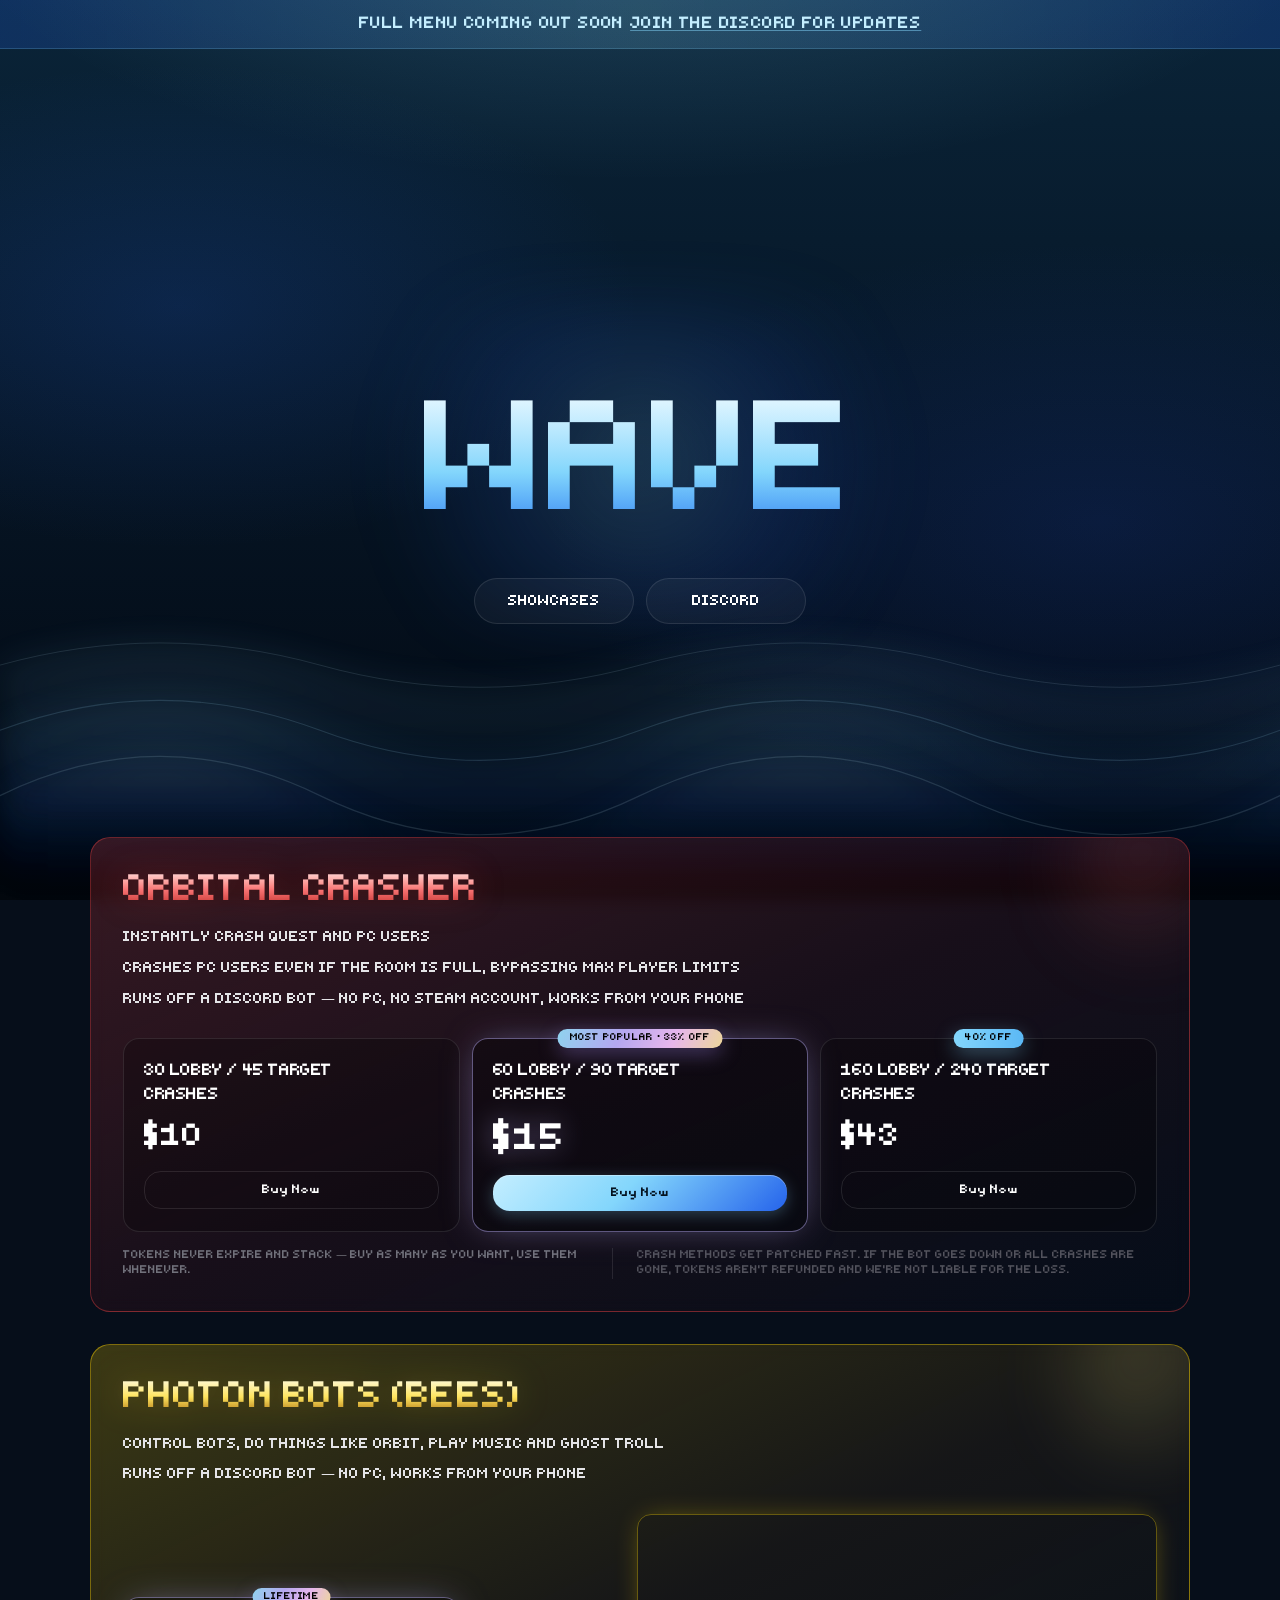
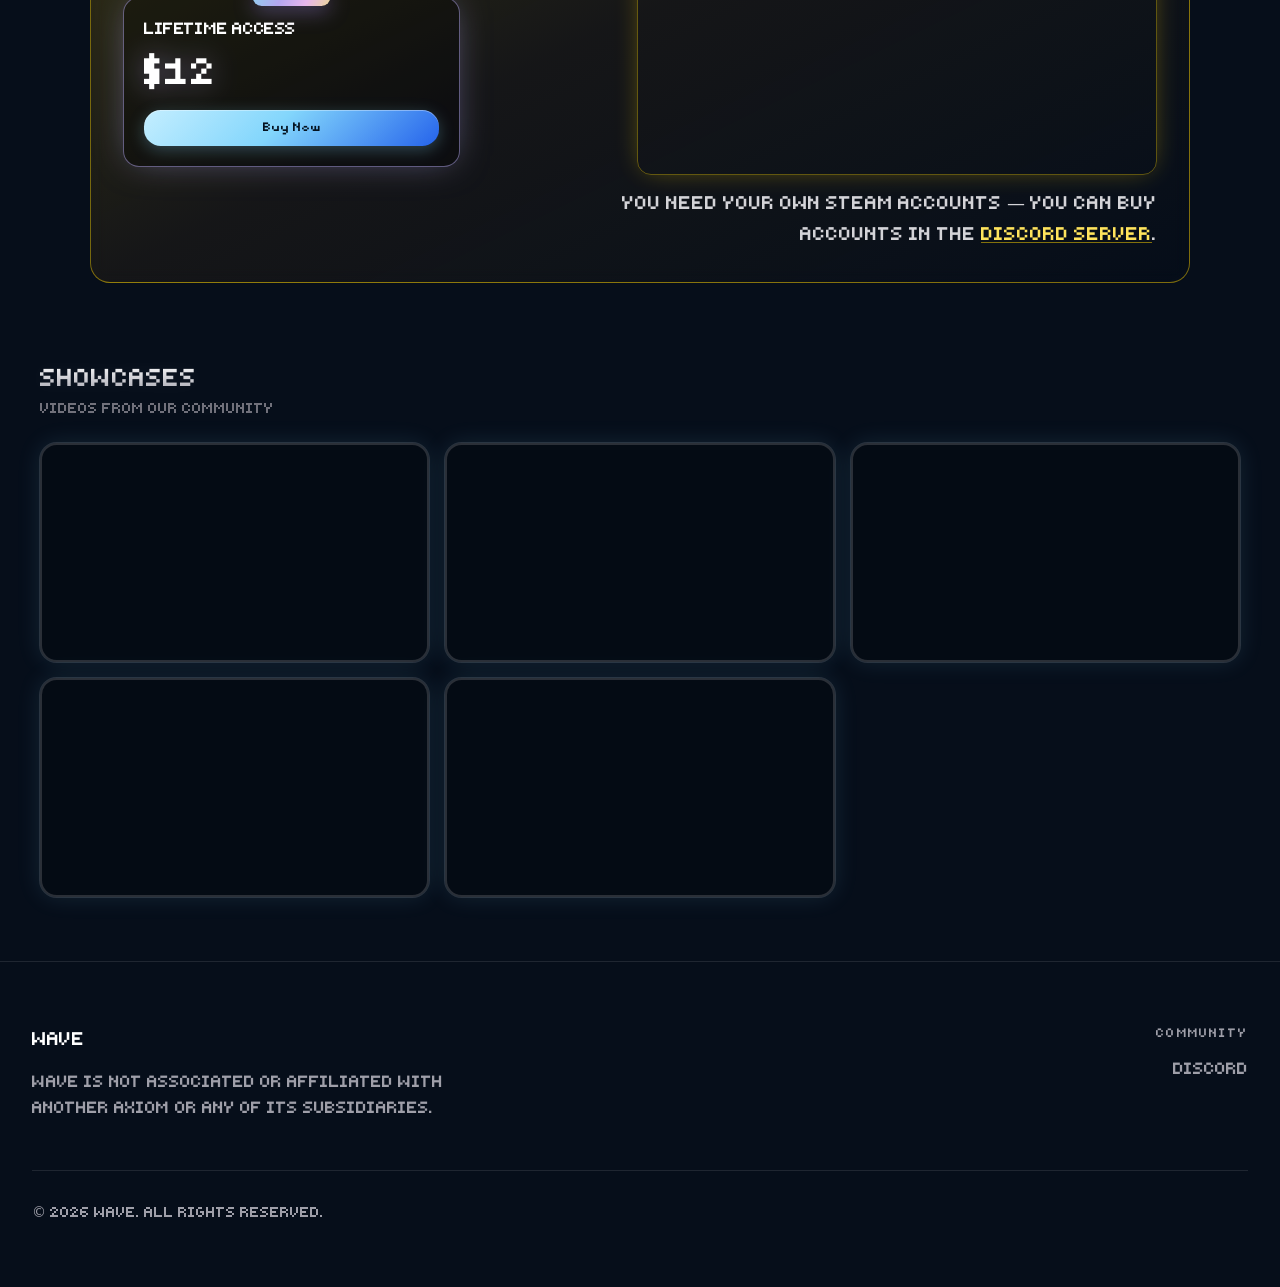
<file: index.html>
<!doctype html>
<html lang="en" class="h-full antialiased">
<head>
  <meta charset="utf-8" />
  <meta name="viewport" content="width=device-width, initial-scale=1" />
  <title>Wave - Best Gorilla Tag Exploits</title>
  <meta name="description" content="Wave — Gorilla Tag Mods, Crashes, Op Exploits" />
  <link rel="icon" href="favicon.ico" />
  <link rel="preload" href="assets/fonts/gorilla-tag-font.woff2" as="font" type="font/woff2" crossorigin="anonymous" />
  <link rel="stylesheet" href="css/site.css" />

  <!-- sell.app checkout modal -->
  <script src="https://cdn.sell.app/embed/script.js" type="module"></script>
  <link href="https://cdn.sell.app/embed/style.css" rel="stylesheet" />
</head>
<body class="site-body flex min-h-full flex-col bg-[#060e1a] text-white">

  <!-- wave field: three drifting swells + abyss gradient below the fold -->
  <div class="wave-bg-gradient" aria-hidden="true"></div>
  <div class="wave-field" aria-hidden="true">
    <svg width="0" height="0" style="position:absolute;overflow:hidden">
      <defs>
        <linearGradient id="wave-fill-far" x1="0" y1="0" x2="0" y2="1">
          <stop offset="0%" stop-color="#8FD2F5" stop-opacity="0.13" />
          <stop offset="55%" stop-color="#2E6EA8" stop-opacity="0.07" />
          <stop offset="100%" stop-color="#04101d" stop-opacity="0" />
        </linearGradient>
        <linearGradient id="wave-fill-mid" x1="0" y1="0" x2="0" y2="1">
          <stop offset="0%" stop-color="#83D6FC" stop-opacity="0.14" />
          <stop offset="50%" stop-color="#2563EB" stop-opacity="0.09" />
          <stop offset="100%" stop-color="#02070d" stop-opacity="0" />
        </linearGradient>
        <linearGradient id="wave-fill-near" x1="0" y1="0" x2="0" y2="1">
          <stop offset="0%" stop-color="#C4EEFF" stop-opacity="0.12" />
          <stop offset="45%" stop-color="#1D4ED8" stop-opacity="0.08" />
          <stop offset="100%" stop-color="#01060b" stop-opacity="0" />
        </linearGradient>
      </defs>
    </svg>

    <div class="wave-band" style="--wave-dur:170s;--wave-delay:-21.25s;opacity:.8;height:clamp(340px,58vh,680px)">
      <svg viewBox="0 0 2880 600" preserveAspectRatio="none" width="100%" height="100%">
        <path class="wave-fill" d="M0 330 c 120 -34 240 -34 360 0 c 120 34 240 34 360 0 c 120 -34 240 -34 360 0 c 120 34 240 34 360 0 c 120 -34 240 -34 360 0 c 120 34 240 34 360 0 c 120 -34 240 -34 360 0 c 120 34 240 34 360 0 L 2880 600 L 0 600 Z" fill="url(#wave-fill-far)" />
        <path class="wave-crest" d="M0 330 c 120 -34 240 -34 360 0 c 120 34 240 34 360 0 c 120 -34 240 -34 360 0 c 120 34 240 34 360 0 c 120 -34 240 -34 360 0 c 120 34 240 34 360 0 c 120 -34 240 -34 360 0 c 120 34 240 34 360 0" fill="none" stroke="#C4EEFF" stroke-opacity="0.16" stroke-width="1.1" stroke-linecap="round" />
      </svg>
    </div>

    <div class="wave-band wave-band--reverse" style="--wave-dur:125s;--wave-delay:-54.6875s;opacity:.85;height:clamp(340px,58vh,680px)">
      <svg viewBox="0 0 2880 600" preserveAspectRatio="none" width="100%" height="100%">
        <path class="wave-fill" d="M0 405 c 120 -46 240 -46 360 0 c 120 46 240 46 360 0 c 120 -46 240 -46 360 0 c 120 46 240 46 360 0 c 120 -46 240 -46 360 0 c 120 46 240 46 360 0 c 120 -46 240 -46 360 0 c 120 46 240 46 360 0 L 2880 600 L 0 600 Z" fill="url(#wave-fill-mid)" />
        <path class="wave-crest" d="M0 405 c 120 -46 240 -46 360 0 c 120 46 240 46 360 0 c 120 -46 240 -46 360 0 c 120 46 240 46 360 0 c 120 -46 240 -46 360 0 c 120 46 240 46 360 0 c 120 -46 240 -46 360 0 c 120 46 240 46 360 0" fill="none" stroke="#A8E2FF" stroke-opacity="0.18" stroke-width="1.25" stroke-linecap="round" />
      </svg>
    </div>

    <div class="wave-band" style="--wave-dur:95s;--wave-delay:-71.25s;opacity:.85;height:clamp(340px,58vh,680px)">
      <svg viewBox="0 0 2880 600" preserveAspectRatio="none" width="100%" height="100%">
        <path class="wave-fill" d="M0 480 c 120 -60 240 -60 360 0 c 120 60 240 60 360 0 c 120 -60 240 -60 360 0 c 120 60 240 60 360 0 c 120 -60 240 -60 360 0 c 120 60 240 60 360 0 c 120 -60 240 -60 360 0 c 120 60 240 60 360 0 L 2880 600 L 0 600 Z" fill="url(#wave-fill-near)" />
        <path class="wave-crest" d="M0 480 c 120 -60 240 -60 360 0 c 120 60 240 60 360 0 c 120 -60 240 -60 360 0 c 120 60 240 60 360 0 c 120 -60 240 -60 360 0 c 120 60 240 60 360 0 c 120 -60 240 -60 360 0 c 120 60 240 60 360 0" fill="none" stroke="#C4EEFF" stroke-opacity="0.16" stroke-width="1.4" stroke-linecap="round" />
      </svg>
    </div>
  </div>
  <div class="wave-deep" aria-hidden="true"></div>

  <!-- top banner — announcement + discord -->
  <a href="https://discord.gg/JmX66dGjEC" target="_blank" rel="noopener noreferrer" class="relative z-10 flex w-full items-center justify-center border-b border-[#83D6FC]/20 bg-[linear-gradient(90deg,rgba(37,99,235,0.22),rgba(131,214,252,0.16),rgba(37,99,235,0.22))] px-4 py-3 text-center text-base font-semibold tracking-wide text-[#C4EEFF] transition-colors hover:text-white">
    Full menu coming out soon <span style="width:.4em;display:inline-block"></span><span class="underline decoration-[#83D6FC]/50 underline-offset-2">join the discord for updates</span>
  </a>

  <a href="#main" class="sr-only focus:not-sr-only focus:fixed focus:left-3 focus:top-3 focus:z-[60] focus:rounded-lg focus:bg-[#83D6FC] focus:px-4 focus:py-2 focus:font-semibold focus:text-black">Skip to main content</a>

  <main id="main" class="flex flex-1 flex-col">

    <!-- HERO -->
    <section class="relative flex min-h-[92vh] items-center px-4 sm:px-6 lg:px-8 pt-16 pb-16 overflow-hidden">
      <div class="absolute inset-0 -z-10 bg-gradient-to-b from-transparent via-transparent to-transparent"></div>
      <div class="hero-halo absolute -top-24 left-1/2 -translate-x-1/2 h-[600px] w-[900px] -z-10 bg-gradient-to-r from-[#83D6FC]/12 via-[#3B82F6]/10 to-[#1E40AF]/10 blur-[80px] rounded-full pointer-events-none"></div>

      <div class="mx-auto w-full max-w-[1200px]">
        <div class="relative mx-auto flex w-full max-w-[680px] flex-col items-center text-center">
          <div class="wave-hero-glow" aria-hidden="true"></div>

          <div class="relative w-full">
            <div class="relative min-h-[72px] md:min-h-[84px] overflow-visible">
              <div class="relative min-h-[72px] md:min-h-[84px] overflow-hidden flex items-center justify-center">
                <p class="flip-line" style="--flip-delay:0s">Gamebreaking? That's,</p>
                <p class="flip-line" style="--flip-delay:2.1667s">Drop their game before they drop a gg.</p>
                <p class="flip-line" style="--flip-delay:4.3333s">Streamers hate to see,</p>
                <p class="flip-line" style="--flip-delay:6.5s">Exploit patched? There's 5 more where that came from.</p>
                <p class="flip-line" style="--flip-delay:8.6667s">PBBV is real, they use,</p>
                <p class="flip-line" style="--flip-delay:10.8333s">Losing an argument? Crash them.</p>
              </div>
            </div>
          </div>

          <h1 aria-label="Wave" class="relative mt-1 flex w-full items-start justify-center text-[clamp(84px,13vw,152px)] font-extrabold leading-none tracking-[-0.04em] [text-shadow:none]">
            <span aria-hidden="true" class="wave-letter bg-gradient-to-b from-[#EAF9FF] via-[#83D6FC] to-[#2563EB] bg-clip-text pb-[0.08em] text-transparent" style="animation-delay:0s">W</span>
            <span aria-hidden="true" class="wave-letter bg-gradient-to-b from-[#EAF9FF] via-[#83D6FC] to-[#2563EB] bg-clip-text pb-[0.08em] text-transparent" style="animation-delay:0.4s">A</span>
            <span aria-hidden="true" class="wave-letter bg-gradient-to-b from-[#EAF9FF] via-[#83D6FC] to-[#2563EB] bg-clip-text pb-[0.08em] text-transparent" style="animation-delay:0.8s">V</span>
            <span aria-hidden="true" class="wave-letter bg-gradient-to-b from-[#EAF9FF] via-[#83D6FC] to-[#2563EB] bg-clip-text pb-[0.08em] text-transparent" style="animation-delay:1.2s">E</span>
          </h1>

          <div class="relative mt-6 flex flex-wrap items-center justify-center gap-3">
            <a href="#showcases" class="inline-flex w-[160px] items-center justify-center rounded-full border border-white/10 bg-white/[0.04] px-7 py-3 text-sm font-semibold text-white transition-colors hover:border-white/15 hover:bg-white/[0.08]">Showcases</a>
            <a href="https://discord.gg/JmX66dGjEC" target="_blank" rel="noopener noreferrer" class="inline-flex w-[160px] items-center justify-center rounded-full border border-white/10 bg-white/[0.04] px-7 py-3 text-sm font-semibold text-white transition-colors hover:border-white/15 hover:bg-white/[0.08]">Discord</a>
          </div>
        </div>
      </div>
    </section>

    <!-- CRASHER / ORBITAL CRASHER — tokens -->
    <section id="crasher" class="relative px-4 sm:px-6 lg:px-8 -mt-10 pb-4">
      <div class="mx-auto w-full max-w-[1100px]">
        <div class="relative overflow-hidden rounded-[20px] border border-[#EF4444]/40 bg-gradient-to-br from-[#EF4444]/22 via-[#B91C1C]/10 to-transparent backdrop-blur p-8">
          <div class="absolute -top-12 -right-12 h-40 w-40 bg-gradient-to-br from-[#F87171]/25 to-transparent blur-2xl rounded-full pointer-events-none"></div>

          <div class="relative">
            <h2 class="text-3xl md:text-4xl font-extrabold tracking-tight bg-gradient-to-b from-[#FEE2E2] via-[#F87171] to-[#B91C1C] bg-clip-text text-transparent drop-shadow-[0_0_16px_rgba(239,68,68,0.25)]">Orbital Crasher</h2>

            <ul class="mt-4 grid gap-2">
              <li class="text-sm leading-relaxed text-zinc-200">Instantly crash quest and PC users</li>
              <li class="text-sm leading-relaxed text-zinc-200">Crashes PC users even if the room is full, bypassing max player limits</li>
              <li class="text-sm leading-relaxed text-zinc-200">Runs off a Discord bot — no PC, no Steam account, works from your phone</li>
            </ul>

            <div class="mt-7 grid grid-cols-1 gap-3 sm:grid-cols-3">

              <article class="rounded-2xl border border-white/10 bg-black/25 p-5 flex flex-col">
                <div class="text-base font-extrabold tracking-tight text-white">30 Lobby / 45 Target<br>crashes</div>
                <div class="mt-3 flex items-baseline gap-1">
                  <span class="text-3xl font-extrabold text-white">$10</span>
                </div>
                <button type="button" data-sell-store="55426" data-sell-product="393732" data-sell-theme="" data-sell-darkmode="true" class="mt-4 inline-flex w-full cursor-pointer justify-center rounded-xl border border-white/10 py-2.5 text-xs font-bold text-white hover:bg-white/10">Buy Now</button>
              </article>

              <article class="relative rounded-2xl border border-[#B4A7F0]/50 bg-black/30 p-5 flex flex-col shadow-[0_0_36px_-10px_rgba(180,167,240,0.55)]">
                <div class="absolute -top-2.5 left-1/2 -translate-x-1/2 whitespace-nowrap rounded-full bg-[linear-gradient(115deg,#8FD3EE_0%,#B4A7F0_38%,#E7B6EC_70%,#ECD69A_100%)] px-3 py-0.5 text-[0.6rem] font-extrabold uppercase tracking-wide text-black shadow-[0_6px_20px_rgba(167,139,250,0.35)]">Most popular · 33% off</div>
                <div class="text-base font-extrabold tracking-tight text-white">60 lobby / 90 target<br>crashes</div>
                <div class="mt-3 flex items-baseline gap-1">
                  <span class="text-4xl font-extrabold text-white drop-shadow-[0_0_14px_rgba(180,167,240,0.45)]">$15</span>
                </div>
                <button type="button" data-sell-store="55426" data-sell-product="393736" data-sell-theme="" data-sell-darkmode="true" class="btn-primary mt-4 inline-flex w-full cursor-pointer justify-center rounded-xl py-2.5 text-xs font-bold">Buy Now</button>
              </article>

              <article class="relative rounded-2xl border border-white/10 bg-black/25 p-5 flex flex-col">
                <div class="absolute -top-2.5 left-1/2 -translate-x-1/2 whitespace-nowrap rounded-full bg-gradient-to-r from-[#83D6FC] to-[#5BB8F5] px-3 py-0.5 text-[0.6rem] font-extrabold uppercase tracking-wide text-black shadow-[0_6px_20px_rgba(131,214,252,0.35)]">40% off</div>
                <div class="text-base font-extrabold tracking-tight text-white">160 lobby / 240 target<br>crashes</div>
                <div class="mt-3 flex items-baseline gap-1">
                  <span class="text-3xl font-extrabold text-white">$43</span>
                </div>
                <button type="button" data-sell-store="55426" data-sell-product="393737" data-sell-theme="" data-sell-darkmode="true" class="mt-4 inline-flex w-full cursor-pointer justify-center rounded-xl border border-white/10 py-2.5 text-xs font-bold text-white hover:bg-white/10">Buy Now</button>
              </article>

            </div>

            <div class="mt-4 flex flex-col gap-2 sm:flex-row sm:items-start sm:gap-6">
              <p class="text-[11px] leading-snug text-zinc-500 sm:max-w-[45%]">Tokens never expire and stack — buy as many as you want, use them whenever.</p>
              <p class="text-[11px] leading-snug text-zinc-600 sm:flex-1 sm:border-l sm:border-white/10 sm:pl-6">Crash methods get patched fast. If the bot goes down or all crashes are gone, tokens aren't refunded and we're not liable for the loss.</p>
            </div>
          </div>
        </div>
      </div>
    </section>

    <!-- PHOTON BOTS (BEES) — .photon-* rules live in styles.src.css / css/site.css -->
    <section id="photon" class="relative px-4 sm:px-6 lg:px-8 mt-4 pb-4">
      <div class="mx-auto w-full max-w-[1100px]">
        <div class="photon-panel relative overflow-hidden rounded-[20px] border backdrop-blur p-8">
          <div class="photon-blob absolute -top-12 -right-12 h-40 w-40 blur-2xl rounded-full pointer-events-none"></div>

          <div class="relative">
            <h2 class="photon-title text-3xl md:text-4xl font-extrabold tracking-tight bg-clip-text text-transparent">PHOTON BOTS (BEES)</h2>

            <ul class="mt-4 grid gap-2">
              <li class="text-sm leading-relaxed text-zinc-200">Control bots, do things like orbit, play music and ghost troll</li>
              <li class="text-sm leading-relaxed text-zinc-200">Runs off a Discord bot — no PC, works from your phone</li>
            </ul>

            <div class="photon-buy">
              <article class="photon-card relative rounded-2xl border border-[#B4A7F0]/50 bg-black/30 p-5 flex flex-col shadow-[0_0_36px_-10px_rgba(180,167,240,0.55)]">
                <div class="absolute -top-2.5 left-1/2 -translate-x-1/2 whitespace-nowrap rounded-full bg-[linear-gradient(115deg,#8FD3EE_0%,#B4A7F0_38%,#E7B6EC_70%,#ECD69A_100%)] px-3 py-0.5 text-[0.6rem] font-extrabold uppercase tracking-wide text-black shadow-[0_6px_20px_rgba(167,139,250,0.35)]">Lifetime</div>
                <div class="text-base font-extrabold tracking-tight text-white">Lifetime access</div>
                <div class="mt-3 flex items-baseline gap-1">
                  <span class="text-4xl font-extrabold text-white drop-shadow-[0_0_14px_rgba(180,167,240,0.45)]">$12</span>
                </div>
                <button type="button" data-sell-store="55426" data-sell-product="394276" data-sell-theme="" data-sell-darkmode="true" class="btn-primary mt-4 inline-flex w-full cursor-pointer justify-center rounded-xl py-2.5 text-xs font-bold">Buy Now</button>
              </article>

              <div class="photon-note">
                <video src="assets/bees.mp4" class="photon-video" autoplay loop muted playsinline></video>
                <p class="photon-steam">You need your own Steam accounts — you can buy accounts in the <a href="https://discord.gg/JmX66dGjEC" target="_blank" rel="noopener noreferrer">Discord server</a>.</p>
              </div>
            </div>
          </div>
        </div>
      </div>
    </section>

    <!-- SHOWCASES -->
    <section id="showcases" class="px-4 sm:px-6 lg:px-8 py-16">
      <div class="mx-auto max-w-[1200px]">
        <h2 class="text-2xl font-bold bg-gradient-to-b from-white to-zinc-400 bg-clip-text text-transparent drop-shadow-[0_0_8px_rgba(255,255,255,0.06)]">Showcases</h2>
        <p class="text-sm text-zinc-500 mt-1 drop-shadow-[0_0_6px_rgba(255,255,255,0.04)]">Videos from our community</p>
        <div class="mt-6 grid grid-cols-1 sm:grid-cols-2 lg:grid-cols-3 gap-4">
          <div class="rounded-xl overflow-hidden border-2 border-white/15 bg-black/20 shadow-[0_0_0_1px_rgba(255,255,255,0.08),0_0_24px_rgba(131,214,252,0.12)] hover:shadow-[0_0_32px_rgba(131,214,252,0.2)] hover:border-[#83D6FC]/30 ring-1 ring-white/5 hover:ring-[#83D6FC]/20 transition-all duration-300 aspect-video">
            <iframe src="https://www.youtube.com/embed/Ay_9vXqhSCs" title="YouTube video" allow="accelerometer; autoplay; clipboard-write; encrypted-media; gyroscope; picture-in-picture" allowfullscreen class="h-full w-full"></iframe>
          </div>
          <div class="rounded-xl overflow-hidden border-2 border-white/15 bg-black/20 shadow-[0_0_0_1px_rgba(255,255,255,0.08),0_0_24px_rgba(131,214,252,0.12)] hover:shadow-[0_0_32px_rgba(131,214,252,0.2)] hover:border-[#83D6FC]/30 ring-1 ring-white/5 hover:ring-[#83D6FC]/20 transition-all duration-300 aspect-video">
            <iframe src="https://www.youtube.com/embed/CxMOEikogbY" title="YouTube video" allow="accelerometer; autoplay; clipboard-write; encrypted-media; gyroscope; picture-in-picture" allowfullscreen class="h-full w-full"></iframe>
          </div>
          <div class="rounded-xl overflow-hidden border-2 border-white/15 bg-black/20 shadow-[0_0_0_1px_rgba(255,255,255,0.08),0_0_24px_rgba(131,214,252,0.12)] hover:shadow-[0_0_32px_rgba(131,214,252,0.2)] hover:border-[#83D6FC]/30 ring-1 ring-white/5 hover:ring-[#83D6FC]/20 transition-all duration-300 aspect-video">
            <iframe src="https://www.youtube.com/embed/1U1cqi4F6rM" title="YouTube video" allow="accelerometer; autoplay; clipboard-write; encrypted-media; gyroscope; picture-in-picture" allowfullscreen class="h-full w-full"></iframe>
          </div>
          <div class="rounded-xl overflow-hidden border-2 border-white/15 bg-black/20 shadow-[0_0_0_1px_rgba(255,255,255,0.08),0_0_24px_rgba(131,214,252,0.12)] hover:shadow-[0_0_32px_rgba(131,214,252,0.2)] hover:border-[#83D6FC]/30 ring-1 ring-white/5 hover:ring-[#83D6FC]/20 transition-all duration-300 aspect-video">
            <iframe src="https://www.youtube.com/embed/R5l1-uVTxvc" title="YouTube video" allow="accelerometer; autoplay; clipboard-write; encrypted-media; gyroscope; picture-in-picture" allowfullscreen class="h-full w-full"></iframe>
          </div>
          <div class="rounded-xl overflow-hidden border-2 border-white/15 bg-black/20 shadow-[0_0_0_1px_rgba(255,255,255,0.08),0_0_24px_rgba(131,214,252,0.12)] hover:shadow-[0_0_32px_rgba(131,214,252,0.2)] hover:border-[#83D6FC]/30 ring-1 ring-white/5 hover:ring-[#83D6FC]/20 transition-all duration-300 aspect-video">
            <iframe src="https://www.youtube.com/embed/nbYcvykm1fQ" title="YouTube video" allow="accelerometer; autoplay; clipboard-write; encrypted-media; gyroscope; picture-in-picture" allowfullscreen class="h-full w-full"></iframe>
          </div>
        </div>
      </div>
    </section>
  </main>

  <footer class="relative z-10 border-t border-white/10 bg-[#060e1a] px-8 py-16">
    <div class="mx-auto max-w-[1400px]">
      <div class="mb-12 flex flex-col justify-between gap-8 md:flex-row">
        <div>
          <span class="flex items-center gap-1.5 text-lg font-bold text-white"><span class="tracking-tight">Wave</span></span>
          <p class="mt-4 max-w-md leading-relaxed text-zinc-400">Wave is not associated or affiliated with Another Axiom or any of its subsidiaries.</p>
        </div>
        <div class="md:text-right">
          <h4 class="mb-4 text-xs font-semibold uppercase tracking-widest text-zinc-400">Community</h4>
          <a href="https://discord.gg/JmX66dGjEC" target="_blank" rel="noopener noreferrer" class="text-zinc-400 hover:text-white">Discord</a>
        </div>
      </div>
      <div class="flex flex-col items-center justify-between gap-4 border-t border-white/10 pt-8 text-sm text-zinc-400 md:flex-row">
        <p>© 2026 Wave. All rights reserved.</p>
      </div>
    </div>
  </footer>

  <script src="js/site.js" defer></script>
</body>
</html>
</file>
<file: css/site.css>
/*! tailwindcss v4.3.3 | MIT License | https://tailwindcss.com */
@layer properties;
@layer theme, base, components, utilities;
@layer theme {
  :root, :host {
    --color-zinc-200: oklch(92% 0.004 286.32);
    --color-zinc-400: oklch(70.5% 0.015 286.067);
    --color-zinc-500: oklch(55.2% 0.016 285.938);
    --color-zinc-600: oklch(44.2% 0.017 285.786);
    --color-black: #000;
    --color-white: #fff;
    --spacing: 0.25rem;
    --container-md: 28rem;
    --text-xs: 0.75rem;
    --text-xs--line-height: calc(1 / 0.75);
    --text-sm: 0.875rem;
    --text-sm--line-height: calc(1.25 / 0.875);
    --text-base: 1rem;
    --text-base--line-height: calc(1.5 / 1);
    --text-lg: 1.125rem;
    --text-lg--line-height: calc(1.75 / 1.125);
    --text-2xl: 1.5rem;
    --text-2xl--line-height: calc(2 / 1.5);
    --text-3xl: 1.875rem;
    --text-3xl--line-height: calc(2.25 / 1.875);
    --text-4xl: 2.25rem;
    --text-4xl--line-height: calc(2.5 / 2.25);
    --font-weight-semibold: 600;
    --font-weight-bold: 700;
    --font-weight-extrabold: 800;
    --tracking-tight: -0.025em;
    --tracking-wide: 0.025em;
    --tracking-widest: 0.1em;
    --leading-snug: 1.375;
    --leading-relaxed: 1.625;
    --radius-2xl: 1rem;
    --blur-2xl: 40px;
    --aspect-video: 16 / 9;
    --default-transition-duration: 150ms;
    --default-transition-timing-function: cubic-bezier(0.4, 0, 0.2, 1);
    --default-font-family: var(--base-font-sans);
    --default-mono-font-family: ui-monospace, "Cascadia Mono", "Segoe UI Mono", Menlo, monospace;
  }
}
@layer base {
  *, ::after, ::before, ::backdrop, ::file-selector-button {
    box-sizing: border-box;
    margin: 0;
    padding: 0;
    border: 0 solid;
  }
  html, :host {
    line-height: 1.5;
    -webkit-text-size-adjust: 100%;
    tab-size: 4;
    font-family: var(--default-font-family, -apple-system, BlinkMacSystemFont, "Segoe UI", Roboto, "Helvetica Neue", "Noto Sans", Arial, sans-serif, "Apple Color Emoji", "Segoe UI Emoji", "Segoe UI Symbol", "Noto Color Emoji");
    font-feature-settings: var(--default-font-feature-settings, normal);
    font-variation-settings: var(--default-font-variation-settings, normal);
    -webkit-tap-highlight-color: transparent;
  }
  hr {
    height: 0;
    color: inherit;
    border-top-width: 1px;
  }
  abbr:where([title]) {
    -webkit-text-decoration: underline dotted;
    text-decoration: underline dotted;
  }
  h1, h2, h3, h4, h5, h6 {
    font-size: inherit;
    font-weight: inherit;
  }
  a {
    color: inherit;
    -webkit-text-decoration: inherit;
    text-decoration: inherit;
  }
  b, strong {
    font-weight: bolder;
  }
  code, kbd, samp, pre {
    font-family: var(--default-mono-font-family, ui-monospace, SFMono-Regular, Menlo, Monaco, Consolas, "Liberation Mono", "Courier New", monospace);
    font-feature-settings: var(--default-mono-font-feature-settings, normal);
    font-variation-settings: var(--default-mono-font-variation-settings, normal);
    font-size: 1em;
  }
  small {
    font-size: 80%;
  }
  sub, sup {
    font-size: 75%;
    line-height: 0;
    position: relative;
    vertical-align: baseline;
  }
  sub {
    bottom: -0.25em;
  }
  sup {
    top: -0.5em;
  }
  table {
    text-indent: 0;
    border-color: inherit;
    border-collapse: collapse;
  }
  :-moz-focusring:where(:not(iframe)) {
    outline: auto;
  }
  progress {
    vertical-align: baseline;
  }
  summary {
    display: list-item;
  }
  ol, ul, menu {
    list-style: none;
  }
  img, svg, video, canvas, audio, iframe, embed, object {
    display: block;
    vertical-align: middle;
  }
  img, video {
    max-width: 100%;
    height: auto;
  }
  button, input, select, optgroup, textarea, ::file-selector-button {
    font: inherit;
    font-feature-settings: inherit;
    font-variation-settings: inherit;
    letter-spacing: inherit;
    color: inherit;
    border-radius: 0;
    background-color: transparent;
    opacity: 1;
  }
  :where(select:is([multiple], [size])) optgroup {
    font-weight: bolder;
  }
  :where(select:is([multiple], [size])) optgroup option {
    padding-inline-start: 20px;
  }
  ::file-selector-button {
    margin-inline-end: 4px;
  }
  ::placeholder {
    opacity: 1;
  }
  @supports (not (-webkit-appearance: -apple-pay-button))  or (contain-intrinsic-size: 1px) {
    ::placeholder {
      color: currentcolor;
      @supports (color: color-mix(in lab, red, red)) {
        color: color-mix(in oklab, currentcolor 50%, transparent);
      }
    }
  }
  textarea {
    resize: vertical;
  }
  ::-webkit-search-decoration {
    -webkit-appearance: none;
  }
  ::-webkit-date-and-time-value {
    min-height: 1lh;
    text-align: inherit;
  }
  ::-webkit-datetime-edit {
    display: inline-flex;
  }
  ::-webkit-datetime-edit-fields-wrapper {
    padding: 0;
  }
  ::-webkit-datetime-edit, ::-webkit-datetime-edit-year-field, ::-webkit-datetime-edit-month-field, ::-webkit-datetime-edit-day-field, ::-webkit-datetime-edit-hour-field, ::-webkit-datetime-edit-minute-field, ::-webkit-datetime-edit-second-field, ::-webkit-datetime-edit-millisecond-field, ::-webkit-datetime-edit-meridiem-field {
    padding-block: 0;
  }
  ::-webkit-calendar-picker-indicator {
    line-height: 1;
  }
  :-moz-ui-invalid {
    box-shadow: none;
  }
  button, input:where([type="button"], [type="reset"], [type="submit"]), ::file-selector-button {
    appearance: button;
  }
  ::-webkit-inner-spin-button, ::-webkit-outer-spin-button {
    height: auto;
  }
  [hidden]:where(:not([hidden="until-found"])) {
    display: none !important;
  }
}
@layer utilities {
  .pointer-events-none {
    pointer-events: none;
  }
  .sr-only {
    position: absolute;
    width: 1px;
    height: 1px;
    padding: 0;
    margin: -1px;
    overflow: hidden;
    clip-path: inset(50%);
    white-space: nowrap;
    border-width: 0;
  }
  .absolute {
    position: absolute;
  }
  .relative {
    position: relative;
  }
  .static {
    position: static;
  }
  .inset-0 {
    inset: 0px;
  }
  .-top-2\.5 {
    top: calc(var(--spacing) * -2.5);
  }
  .-top-12 {
    top: calc(var(--spacing) * -12);
  }
  .-top-24 {
    top: calc(var(--spacing) * -24);
  }
  .-right-12 {
    right: calc(var(--spacing) * -12);
  }
  .left-1\/2 {
    left: calc(1 / 2 * 100%);
  }
  .-z-10 {
    z-index: calc(10 * -1);
  }
  .z-10 {
    z-index: 10;
  }
  .mx-auto {
    margin-inline: auto;
  }
  .-mt-10 {
    margin-top: calc(var(--spacing) * -10);
  }
  .mt-0\.5 {
    margin-top: calc(var(--spacing) * 0.5);
  }
  .mt-1 {
    margin-top: var(--spacing);
  }
  .mt-2 {
    margin-top: calc(var(--spacing) * 2);
  }
  .mt-3 {
    margin-top: calc(var(--spacing) * 3);
  }
  .mt-4 {
    margin-top: calc(var(--spacing) * 4);
  }
  .mt-6 {
    margin-top: calc(var(--spacing) * 6);
  }
  .mt-7 {
    margin-top: calc(var(--spacing) * 7);
  }
  .mt-8 {
    margin-top: calc(var(--spacing) * 8);
  }
  .mb-4 {
    margin-bottom: calc(var(--spacing) * 4);
  }
  .mb-12 {
    margin-bottom: calc(var(--spacing) * 12);
  }
  .flex {
    display: flex;
  }
  .grid {
    display: grid;
  }
  .inline-flex {
    display: inline-flex;
  }
  .aspect-video {
    aspect-ratio: var(--aspect-video);
  }
  .h-40 {
    height: calc(var(--spacing) * 40);
  }
  .h-\[600px\] {
    height: 600px;
  }
  .h-full {
    height: 100%;
  }
  .min-h-\[72px\] {
    min-height: 72px;
  }
  .min-h-\[92vh\] {
    min-height: 92vh;
  }
  .min-h-full {
    min-height: 100%;
  }
  .w-40 {
    width: calc(var(--spacing) * 40);
  }
  .w-\[160px\] {
    width: 160px;
  }
  .w-\[900px\] {
    width: 900px;
  }
  .w-full {
    width: 100%;
  }
  .max-w-\[680px\] {
    max-width: 680px;
  }
  .max-w-\[1100px\] {
    max-width: 1100px;
  }
  .max-w-\[1200px\] {
    max-width: 1200px;
  }
  .max-w-\[1400px\] {
    max-width: 1400px;
  }
  .max-w-md {
    max-width: var(--container-md);
  }
  .flex-1 {
    flex: 1;
  }
  .-translate-x-1\/2 {
    --tw-translate-x: calc(calc(1 / 2 * 100%) * -1);
    translate: var(--tw-translate-x) var(--tw-translate-y);
  }
  .cursor-pointer {
    cursor: pointer;
  }
  .resize {
    resize: both;
  }
  .grid-cols-1 {
    grid-template-columns: repeat(1, minmax(0, 1fr));
  }
  .flex-col {
    flex-direction: column;
  }
  .flex-wrap {
    flex-wrap: wrap;
  }
  .items-baseline {
    align-items: baseline;
  }
  .items-center {
    align-items: center;
  }
  .items-start {
    align-items: flex-start;
  }
  .justify-between {
    justify-content: space-between;
  }
  .justify-center {
    justify-content: center;
  }
  .gap-1 {
    gap: var(--spacing);
  }
  .gap-1\.5 {
    gap: calc(var(--spacing) * 1.5);
  }
  .gap-2 {
    gap: calc(var(--spacing) * 2);
  }
  .gap-3 {
    gap: calc(var(--spacing) * 3);
  }
  .gap-4 {
    gap: calc(var(--spacing) * 4);
  }
  .gap-8 {
    gap: calc(var(--spacing) * 8);
  }
  .overflow-hidden {
    overflow: hidden;
  }
  .overflow-visible {
    overflow: visible;
  }
  .rounded-2xl {
    border-radius: var(--radius-2xl);
  }
  .rounded-\[20px\] {
    border-radius: 20px;
  }
  .rounded-full {
    border-radius: calc(infinity * 1px);
  }
  .rounded-xl {
    border-radius: calc(var(--radius) * 1.4);
  }
  .border {
    border-style: var(--tw-border-style);
    border-width: 1px;
  }
  .border-2 {
    border-style: var(--tw-border-style);
    border-width: 2px;
  }
  .border-t {
    border-top-style: var(--tw-border-style);
    border-top-width: 1px;
  }
  .border-b {
    border-bottom-style: var(--tw-border-style);
    border-bottom-width: 1px;
  }
  .border-\[\#83D6FC\]\/20 {
    border-color: color-mix(in oklab, #83D6FC 20%, transparent);
  }
  .border-\[\#B4A7F0\]\/50 {
    border-color: color-mix(in oklab, #B4A7F0 50%, transparent);
  }
  .border-\[\#EF4444\]\/40 {
    border-color: color-mix(in oklab, #EF4444 40%, transparent);
  }
  .border-white\/10 {
    border-color: color-mix(in srgb, #fff 10%, transparent);
    @supports (color: color-mix(in lab, red, red)) {
      border-color: color-mix(in oklab, var(--color-white) 10%, transparent);
    }
  }
  .border-white\/15 {
    border-color: color-mix(in srgb, #fff 15%, transparent);
    @supports (color: color-mix(in lab, red, red)) {
      border-color: color-mix(in oklab, var(--color-white) 15%, transparent);
    }
  }
  .bg-\[\#060e1a\] {
    background-color: #060e1a;
  }
  .bg-black\/20 {
    background-color: color-mix(in srgb, #000 20%, transparent);
    @supports (color: color-mix(in lab, red, red)) {
      background-color: color-mix(in oklab, var(--color-black) 20%, transparent);
    }
  }
  .bg-black\/25 {
    background-color: color-mix(in srgb, #000 25%, transparent);
    @supports (color: color-mix(in lab, red, red)) {
      background-color: color-mix(in oklab, var(--color-black) 25%, transparent);
    }
  }
  .bg-black\/30 {
    background-color: color-mix(in srgb, #000 30%, transparent);
    @supports (color: color-mix(in lab, red, red)) {
      background-color: color-mix(in oklab, var(--color-black) 30%, transparent);
    }
  }
  .bg-white\/\[0\.04\] {
    background-color: color-mix(in srgb, #fff 4%, transparent);
    @supports (color: color-mix(in lab, red, red)) {
      background-color: color-mix(in oklab, var(--color-white) 4%, transparent);
    }
  }
  .bg-gradient-to-b {
    --tw-gradient-position: to bottom in oklab;
    background-image: linear-gradient(var(--tw-gradient-stops));
  }
  .bg-gradient-to-br {
    --tw-gradient-position: to bottom right in oklab;
    background-image: linear-gradient(var(--tw-gradient-stops));
  }
  .bg-gradient-to-r {
    --tw-gradient-position: to right in oklab;
    background-image: linear-gradient(var(--tw-gradient-stops));
  }
  .bg-\[linear-gradient\(90deg\,rgba\(37\,99\,235\,0\.22\)\,rgba\(131\,214\,252\,0\.16\)\,rgba\(37\,99\,235\,0\.22\)\)\] {
    background-image: linear-gradient(90deg,rgba(37,99,235,0.22),rgba(131,214,252,0.16),rgba(37,99,235,0.22));
  }
  .bg-\[linear-gradient\(115deg\,\#8FD3EE_0\%\,\#B4A7F0_38\%\,\#E7B6EC_70\%\,\#ECD69A_100\%\)\] {
    background-image: linear-gradient(115deg,#8FD3EE 0%,#B4A7F0 38%,#E7B6EC 70%,#ECD69A 100%);
  }
  .from-\[\#83D6FC\] {
    --tw-gradient-from: #83D6FC;
    --tw-gradient-stops: var(--tw-gradient-via-stops, var(--tw-gradient-position), var(--tw-gradient-from) var(--tw-gradient-from-position), var(--tw-gradient-to) var(--tw-gradient-to-position));
  }
  .from-\[\#83D6FC\]\/12 {
    --tw-gradient-from: color-mix(in oklab, #83D6FC 12%, transparent);
    --tw-gradient-stops: var(--tw-gradient-via-stops, var(--tw-gradient-position), var(--tw-gradient-from) var(--tw-gradient-from-position), var(--tw-gradient-to) var(--tw-gradient-to-position));
  }
  .from-\[\#EAF9FF\] {
    --tw-gradient-from: #EAF9FF;
    --tw-gradient-stops: var(--tw-gradient-via-stops, var(--tw-gradient-position), var(--tw-gradient-from) var(--tw-gradient-from-position), var(--tw-gradient-to) var(--tw-gradient-to-position));
  }
  .from-\[\#EF4444\]\/22 {
    --tw-gradient-from: color-mix(in oklab, #EF4444 22%, transparent);
    --tw-gradient-stops: var(--tw-gradient-via-stops, var(--tw-gradient-position), var(--tw-gradient-from) var(--tw-gradient-from-position), var(--tw-gradient-to) var(--tw-gradient-to-position));
  }
  .from-\[\#F87171\]\/25 {
    --tw-gradient-from: color-mix(in oklab, #F87171 25%, transparent);
    --tw-gradient-stops: var(--tw-gradient-via-stops, var(--tw-gradient-position), var(--tw-gradient-from) var(--tw-gradient-from-position), var(--tw-gradient-to) var(--tw-gradient-to-position));
  }
  .from-\[\#FEE2E2\] {
    --tw-gradient-from: #FEE2E2;
    --tw-gradient-stops: var(--tw-gradient-via-stops, var(--tw-gradient-position), var(--tw-gradient-from) var(--tw-gradient-from-position), var(--tw-gradient-to) var(--tw-gradient-to-position));
  }
  .from-transparent {
    --tw-gradient-from: transparent;
    --tw-gradient-stops: var(--tw-gradient-via-stops, var(--tw-gradient-position), var(--tw-gradient-from) var(--tw-gradient-from-position), var(--tw-gradient-to) var(--tw-gradient-to-position));
  }
  .from-white {
    --tw-gradient-from: var(--color-white);
    --tw-gradient-stops: var(--tw-gradient-via-stops, var(--tw-gradient-position), var(--tw-gradient-from) var(--tw-gradient-from-position), var(--tw-gradient-to) var(--tw-gradient-to-position));
  }
  .via-\[\#3B82F6\]\/10 {
    --tw-gradient-via: color-mix(in oklab, #3B82F6 10%, transparent);
    --tw-gradient-via-stops: var(--tw-gradient-position), var(--tw-gradient-from) var(--tw-gradient-from-position), var(--tw-gradient-via) var(--tw-gradient-via-position), var(--tw-gradient-to) var(--tw-gradient-to-position);
    --tw-gradient-stops: var(--tw-gradient-via-stops);
  }
  .via-\[\#83D6FC\] {
    --tw-gradient-via: #83D6FC;
    --tw-gradient-via-stops: var(--tw-gradient-position), var(--tw-gradient-from) var(--tw-gradient-from-position), var(--tw-gradient-via) var(--tw-gradient-via-position), var(--tw-gradient-to) var(--tw-gradient-to-position);
    --tw-gradient-stops: var(--tw-gradient-via-stops);
  }
  .via-\[\#B91C1C\]\/10 {
    --tw-gradient-via: color-mix(in oklab, #B91C1C 10%, transparent);
    --tw-gradient-via-stops: var(--tw-gradient-position), var(--tw-gradient-from) var(--tw-gradient-from-position), var(--tw-gradient-via) var(--tw-gradient-via-position), var(--tw-gradient-to) var(--tw-gradient-to-position);
    --tw-gradient-stops: var(--tw-gradient-via-stops);
  }
  .via-\[\#F87171\] {
    --tw-gradient-via: #F87171;
    --tw-gradient-via-stops: var(--tw-gradient-position), var(--tw-gradient-from) var(--tw-gradient-from-position), var(--tw-gradient-via) var(--tw-gradient-via-position), var(--tw-gradient-to) var(--tw-gradient-to-position);
    --tw-gradient-stops: var(--tw-gradient-via-stops);
  }
  .via-transparent {
    --tw-gradient-via: transparent;
    --tw-gradient-via-stops: var(--tw-gradient-position), var(--tw-gradient-from) var(--tw-gradient-from-position), var(--tw-gradient-via) var(--tw-gradient-via-position), var(--tw-gradient-to) var(--tw-gradient-to-position);
    --tw-gradient-stops: var(--tw-gradient-via-stops);
  }
  .to-\[\#1E40AF\]\/10 {
    --tw-gradient-to: color-mix(in oklab, #1E40AF 10%, transparent);
    --tw-gradient-stops: var(--tw-gradient-via-stops, var(--tw-gradient-position), var(--tw-gradient-from) var(--tw-gradient-from-position), var(--tw-gradient-to) var(--tw-gradient-to-position));
  }
  .to-\[\#5BB8F5\] {
    --tw-gradient-to: #5BB8F5;
    --tw-gradient-stops: var(--tw-gradient-via-stops, var(--tw-gradient-position), var(--tw-gradient-from) var(--tw-gradient-from-position), var(--tw-gradient-to) var(--tw-gradient-to-position));
  }
  .to-\[\#2563EB\] {
    --tw-gradient-to: #2563EB;
    --tw-gradient-stops: var(--tw-gradient-via-stops, var(--tw-gradient-position), var(--tw-gradient-from) var(--tw-gradient-from-position), var(--tw-gradient-to) var(--tw-gradient-to-position));
  }
  .to-\[\#B91C1C\] {
    --tw-gradient-to: #B91C1C;
    --tw-gradient-stops: var(--tw-gradient-via-stops, var(--tw-gradient-position), var(--tw-gradient-from) var(--tw-gradient-from-position), var(--tw-gradient-to) var(--tw-gradient-to-position));
  }
  .to-transparent {
    --tw-gradient-to: transparent;
    --tw-gradient-stops: var(--tw-gradient-via-stops, var(--tw-gradient-position), var(--tw-gradient-from) var(--tw-gradient-from-position), var(--tw-gradient-to) var(--tw-gradient-to-position));
  }
  .to-zinc-400 {
    --tw-gradient-to: var(--color-zinc-400);
    --tw-gradient-stops: var(--tw-gradient-via-stops, var(--tw-gradient-position), var(--tw-gradient-from) var(--tw-gradient-from-position), var(--tw-gradient-to) var(--tw-gradient-to-position));
  }
  .bg-clip-text {
    background-clip: text;
  }
  .p-5 {
    padding: calc(var(--spacing) * 5);
  }
  .p-8 {
    padding: calc(var(--spacing) * 8);
  }
  .px-3 {
    padding-inline: calc(var(--spacing) * 3);
  }
  .px-4 {
    padding-inline: calc(var(--spacing) * 4);
  }
  .px-7 {
    padding-inline: calc(var(--spacing) * 7);
  }
  .px-8 {
    padding-inline: calc(var(--spacing) * 8);
  }
  .py-0\.5 {
    padding-block: calc(var(--spacing) * 0.5);
  }
  .py-2\.5 {
    padding-block: calc(var(--spacing) * 2.5);
  }
  .py-3 {
    padding-block: calc(var(--spacing) * 3);
  }
  .py-16 {
    padding-block: calc(var(--spacing) * 16);
  }
  .py-24 {
    padding-block: calc(var(--spacing) * 24);
  }
  .pt-8 {
    padding-top: calc(var(--spacing) * 8);
  }
  .pt-16 {
    padding-top: calc(var(--spacing) * 16);
  }
  .pb-4 {
    padding-bottom: calc(var(--spacing) * 4);
  }
  .pb-16 {
    padding-bottom: calc(var(--spacing) * 16);
  }
  .pb-\[0\.08em\] {
    padding-bottom: 0.08em;
  }
  .text-center {
    text-align: center;
  }
  .text-2xl {
    font-size: var(--text-2xl);
    line-height: var(--tw-leading, var(--text-2xl--line-height));
  }
  .text-3xl {
    font-size: var(--text-3xl);
    line-height: var(--tw-leading, var(--text-3xl--line-height));
  }
  .text-4xl {
    font-size: var(--text-4xl);
    line-height: var(--tw-leading, var(--text-4xl--line-height));
  }
  .text-base {
    font-size: var(--text-base);
    line-height: var(--tw-leading, var(--text-base--line-height));
  }
  .text-lg {
    font-size: var(--text-lg);
    line-height: var(--tw-leading, var(--text-lg--line-height));
  }
  .text-sm {
    font-size: var(--text-sm);
    line-height: var(--tw-leading, var(--text-sm--line-height));
  }
  .text-xs {
    font-size: var(--text-xs);
    line-height: var(--tw-leading, var(--text-xs--line-height));
  }
  .text-\[0\.6rem\] {
    font-size: 0.6rem;
  }
  .text-\[11px\] {
    font-size: 11px;
  }
  .text-\[12px\] {
    font-size: 12px;
  }
  .text-\[clamp\(72px\,14vw\,140px\)\] {
    font-size: clamp(72px, 14vw, 140px);
  }
  .text-\[clamp\(84px\,13vw\,152px\)\] {
    font-size: clamp(84px, 13vw, 152px);
  }
  .leading-none {
    --tw-leading: 1;
    line-height: 1;
  }
  .leading-relaxed {
    --tw-leading: var(--leading-relaxed);
    line-height: var(--leading-relaxed);
  }
  .leading-snug {
    --tw-leading: var(--leading-snug);
    line-height: var(--leading-snug);
  }
  .font-bold {
    --tw-font-weight: var(--font-weight-bold);
    font-weight: var(--font-weight-bold);
  }
  .font-extrabold {
    --tw-font-weight: var(--font-weight-extrabold);
    font-weight: var(--font-weight-extrabold);
  }
  .font-semibold {
    --tw-font-weight: var(--font-weight-semibold);
    font-weight: var(--font-weight-semibold);
  }
  .tracking-\[-0\.04em\] {
    --tw-tracking: -0.04em;
    letter-spacing: -0.04em;
  }
  .tracking-tight {
    --tw-tracking: var(--tracking-tight);
    letter-spacing: var(--tracking-tight);
  }
  .tracking-wide {
    --tw-tracking: var(--tracking-wide);
    letter-spacing: var(--tracking-wide);
  }
  .tracking-widest {
    --tw-tracking: var(--tracking-widest);
    letter-spacing: var(--tracking-widest);
  }
  .whitespace-nowrap {
    white-space: nowrap;
  }
  .text-\[\#C4EEFF\] {
    color: #C4EEFF;
  }
  .text-black {
    color: var(--color-black);
  }
  .text-transparent {
    color: transparent;
  }
  .text-white {
    color: var(--color-white);
  }
  .text-zinc-200 {
    color: var(--color-zinc-200);
  }
  .text-zinc-400 {
    color: var(--color-zinc-400);
  }
  .text-zinc-500 {
    color: var(--color-zinc-500);
  }
  .text-zinc-600 {
    color: var(--color-zinc-600);
  }
  .uppercase {
    text-transform: uppercase;
  }
  .underline {
    text-decoration-line: underline;
  }
  .decoration-\[\#83D6FC\]\/50 {
    text-decoration-color: color-mix(in oklab, #83D6FC 50%, transparent);
  }
  .underline-offset-2 {
    text-underline-offset: 2px;
  }
  .antialiased {
    -webkit-font-smoothing: antialiased;
    -moz-osx-font-smoothing: grayscale;
  }
  .shadow-\[0_0_0_1px_rgba\(255\,255\,255\,0\.08\)\,0_0_24px_rgba\(131\,214\,252\,0\.12\)\] {
    --tw-shadow: 0 0 0 1px var(--tw-shadow-color, rgba(255,255,255,0.08)), 0 0 24px var(--tw-shadow-color, rgba(131,214,252,0.12));
    box-shadow: var(--tw-inset-shadow), var(--tw-inset-ring-shadow), var(--tw-ring-offset-shadow), var(--tw-ring-shadow), var(--tw-shadow);
  }
  .shadow-\[0_0_36px_-10px_rgba\(180\,167\,240\,0\.55\)\] {
    --tw-shadow: 0 0 36px -10px var(--tw-shadow-color, rgba(180,167,240,0.55));
    box-shadow: var(--tw-inset-shadow), var(--tw-inset-ring-shadow), var(--tw-ring-offset-shadow), var(--tw-ring-shadow), var(--tw-shadow);
  }
  .shadow-\[0_6px_20px_rgba\(131\,214\,252\,0\.35\)\] {
    --tw-shadow: 0 6px 20px var(--tw-shadow-color, rgba(131,214,252,0.35));
    box-shadow: var(--tw-inset-shadow), var(--tw-inset-ring-shadow), var(--tw-ring-offset-shadow), var(--tw-ring-shadow), var(--tw-shadow);
  }
  .shadow-\[0_6px_20px_rgba\(167\,139\,250\,0\.35\)\] {
    --tw-shadow: 0 6px 20px var(--tw-shadow-color, rgba(167,139,250,0.35));
    box-shadow: var(--tw-inset-shadow), var(--tw-inset-ring-shadow), var(--tw-ring-offset-shadow), var(--tw-ring-shadow), var(--tw-shadow);
  }
  .ring-1 {
    --tw-ring-shadow: var(--tw-ring-inset,) 0 0 0 calc(1px + var(--tw-ring-offset-width)) var(--tw-ring-color, currentcolor);
    box-shadow: var(--tw-inset-shadow), var(--tw-inset-ring-shadow), var(--tw-ring-offset-shadow), var(--tw-ring-shadow), var(--tw-shadow);
  }
  .ring-white\/5 {
    --tw-ring-color: color-mix(in srgb, #fff 5%, transparent);
    @supports (color: color-mix(in lab, red, red)) {
      --tw-ring-color: color-mix(in oklab, var(--color-white) 5%, transparent);
    }
  }
  .blur-2xl {
    --tw-blur: blur(var(--blur-2xl));
    filter: var(--tw-blur,) var(--tw-brightness,) var(--tw-contrast,) var(--tw-grayscale,) var(--tw-hue-rotate,) var(--tw-invert,) var(--tw-saturate,) var(--tw-sepia,) var(--tw-drop-shadow,);
  }
  .blur-\[80px\] {
    --tw-blur: blur(80px);
    filter: var(--tw-blur,) var(--tw-brightness,) var(--tw-contrast,) var(--tw-grayscale,) var(--tw-hue-rotate,) var(--tw-invert,) var(--tw-saturate,) var(--tw-sepia,) var(--tw-drop-shadow,);
  }
  .drop-shadow-\[0_0_6px_rgba\(255\,255\,255\,0\.04\)\] {
    --tw-drop-shadow-size: drop-shadow(0 0 6px var(--tw-drop-shadow-color, rgba(255,255,255,0.04)));
    --tw-drop-shadow: var(--tw-drop-shadow-size);
    filter: var(--tw-blur,) var(--tw-brightness,) var(--tw-contrast,) var(--tw-grayscale,) var(--tw-hue-rotate,) var(--tw-invert,) var(--tw-saturate,) var(--tw-sepia,) var(--tw-drop-shadow,);
  }
  .drop-shadow-\[0_0_8px_rgba\(255\,255\,255\,0\.06\)\] {
    --tw-drop-shadow-size: drop-shadow(0 0 8px var(--tw-drop-shadow-color, rgba(255,255,255,0.06)));
    --tw-drop-shadow: var(--tw-drop-shadow-size);
    filter: var(--tw-blur,) var(--tw-brightness,) var(--tw-contrast,) var(--tw-grayscale,) var(--tw-hue-rotate,) var(--tw-invert,) var(--tw-saturate,) var(--tw-sepia,) var(--tw-drop-shadow,);
  }
  .drop-shadow-\[0_0_14px_rgba\(180\,167\,240\,0\.45\)\] {
    --tw-drop-shadow-size: drop-shadow(0 0 14px var(--tw-drop-shadow-color, rgba(180,167,240,0.45)));
    --tw-drop-shadow: var(--tw-drop-shadow-size);
    filter: var(--tw-blur,) var(--tw-brightness,) var(--tw-contrast,) var(--tw-grayscale,) var(--tw-hue-rotate,) var(--tw-invert,) var(--tw-saturate,) var(--tw-sepia,) var(--tw-drop-shadow,);
  }
  .drop-shadow-\[0_0_16px_rgba\(239\,68\,68\,0\.25\)\] {
    --tw-drop-shadow-size: drop-shadow(0 0 16px var(--tw-drop-shadow-color, rgba(239,68,68,0.25)));
    --tw-drop-shadow: var(--tw-drop-shadow-size);
    filter: var(--tw-blur,) var(--tw-brightness,) var(--tw-contrast,) var(--tw-grayscale,) var(--tw-hue-rotate,) var(--tw-invert,) var(--tw-saturate,) var(--tw-sepia,) var(--tw-drop-shadow,);
  }
  .backdrop-blur {
    --tw-backdrop-blur: blur(8px);
    -webkit-backdrop-filter: var(--tw-backdrop-blur,) var(--tw-backdrop-brightness,) var(--tw-backdrop-contrast,) var(--tw-backdrop-grayscale,) var(--tw-backdrop-hue-rotate,) var(--tw-backdrop-invert,) var(--tw-backdrop-opacity,) var(--tw-backdrop-saturate,) var(--tw-backdrop-sepia,);
    backdrop-filter: var(--tw-backdrop-blur,) var(--tw-backdrop-brightness,) var(--tw-backdrop-contrast,) var(--tw-backdrop-grayscale,) var(--tw-backdrop-hue-rotate,) var(--tw-backdrop-invert,) var(--tw-backdrop-opacity,) var(--tw-backdrop-saturate,) var(--tw-backdrop-sepia,);
  }
  .transition-all {
    transition-property: all;
    transition-timing-function: var(--tw-ease, var(--default-transition-timing-function));
    transition-duration: var(--tw-duration, var(--default-transition-duration));
  }
  .transition-colors {
    transition-property: color, background-color, border-color, outline-color, text-decoration-color, fill, stroke, --tw-gradient-from, --tw-gradient-via, --tw-gradient-to;
    transition-timing-function: var(--tw-ease, var(--default-transition-timing-function));
    transition-duration: var(--tw-duration, var(--default-transition-duration));
  }
  .duration-300 {
    --tw-duration: 300ms;
    transition-duration: 300ms;
  }
  .\[text-shadow\:none\] {
    text-shadow: none;
  }
  @media (hover: hover) {
    .hover\:border-\[\#83D6FC\]\/30:hover {
      border-color: color-mix(in oklab, #83D6FC 30%, transparent);
    }
    .hover\:border-white\/15:hover {
      border-color: color-mix(in srgb, #fff 15%, transparent);
    }
    @supports (color: color-mix(in lab, red, red)) {
      .hover\:border-white\/15:hover {
        border-color: color-mix(in oklab, var(--color-white) 15%, transparent);
      }
    }
    .hover\:bg-white\/10:hover {
      background-color: color-mix(in srgb, #fff 10%, transparent);
    }
    @supports (color: color-mix(in lab, red, red)) {
      .hover\:bg-white\/10:hover {
        background-color: color-mix(in oklab, var(--color-white) 10%, transparent);
      }
    }
    .hover\:bg-white\/\[0\.08\]:hover {
      background-color: color-mix(in srgb, #fff 8%, transparent);
    }
    @supports (color: color-mix(in lab, red, red)) {
      .hover\:bg-white\/\[0\.08\]:hover {
        background-color: color-mix(in oklab, var(--color-white) 8%, transparent);
      }
    }
    .hover\:text-white:hover {
      color: var(--color-white);
    }
    .hover\:shadow-\[0_0_32px_rgba\(131\,214\,252\,0\.2\)\]:hover {
      --tw-shadow: 0 0 32px var(--tw-shadow-color, rgba(131,214,252,0.2));
      box-shadow: var(--tw-inset-shadow), var(--tw-inset-ring-shadow), var(--tw-ring-offset-shadow), var(--tw-ring-shadow), var(--tw-shadow);
    }
    .hover\:ring-\[\#83D6FC\]\/20:hover {
      --tw-ring-color: color-mix(in oklab, #83D6FC 20%, transparent);
    }
  }
  .focus\:not-sr-only:focus {
    position: static;
    width: auto;
    height: auto;
    padding: 0;
    margin: 0;
    overflow: visible;
    clip-path: none;
    white-space: normal;
  }
  .focus\:fixed:focus {
    position: fixed;
  }
  .focus\:top-3:focus {
    top: calc(var(--spacing) * 3);
  }
  .focus\:left-3:focus {
    left: calc(var(--spacing) * 3);
  }
  .focus\:z-\[60\]:focus {
    z-index: 60;
  }
  .focus\:rounded-lg:focus {
    border-radius: var(--radius);
  }
  .focus\:bg-\[\#83D6FC\]:focus {
    background-color: #83D6FC;
  }
  .focus\:px-4:focus {
    padding-inline: calc(var(--spacing) * 4);
  }
  .focus\:py-2:focus {
    padding-block: calc(var(--spacing) * 2);
  }
  .focus\:font-semibold:focus {
    --tw-font-weight: var(--font-weight-semibold);
    font-weight: var(--font-weight-semibold);
  }
  .focus\:text-black:focus {
    color: var(--color-black);
  }
  @media (width >= 40rem) {
    .sm\:max-w-\[45\%\] {
      max-width: 45%;
    }
    .sm\:flex-1 {
      flex: 1;
    }
    .sm\:grid-cols-2 {
      grid-template-columns: repeat(2, minmax(0, 1fr));
    }
    .sm\:grid-cols-3 {
      grid-template-columns: repeat(3, minmax(0, 1fr));
    }
    .sm\:flex-row {
      flex-direction: row;
    }
    .sm\:items-start {
      align-items: flex-start;
    }
    .sm\:gap-6 {
      gap: calc(var(--spacing) * 6);
    }
    .sm\:border-l {
      border-left-style: var(--tw-border-style);
      border-left-width: 1px;
    }
    .sm\:border-white\/10 {
      border-color: color-mix(in srgb, #fff 10%, transparent);
    }
    @supports (color: color-mix(in lab, red, red)) {
      .sm\:border-white\/10 {
        border-color: color-mix(in oklab, var(--color-white) 10%, transparent);
      }
    }
    .sm\:px-6 {
      padding-inline: calc(var(--spacing) * 6);
    }
    .sm\:pl-6 {
      padding-left: calc(var(--spacing) * 6);
    }
  }
  @media (width >= 48rem) {
    .md\:min-h-\[84px\] {
      min-height: 84px;
    }
    .md\:flex-row {
      flex-direction: row;
    }
    .md\:text-right {
      text-align: right;
    }
    .md\:text-4xl {
      font-size: var(--text-4xl);
      line-height: var(--tw-leading, var(--text-4xl--line-height));
    }
  }
  @media (width >= 64rem) {
    .lg\:grid-cols-3 {
      grid-template-columns: repeat(3, minmax(0, 1fr));
    }
    .lg\:px-8 {
      padding-inline: calc(var(--spacing) * 8);
    }
  }
}
@font-face {
  font-family: "Gorilla Tag";
  src: url("../assets/fonts/gorilla-tag-font.woff2") format("woff2"),
       url("../assets/fonts/gorilla-tag-font.otf") format("opentype");
  font-weight: 100 900;
  font-style: normal;
  font-display: swap;
}
:root {
  --font-gtag: "Gorilla Tag", ui-monospace, monospace;
  --base-font-sans: "Gorilla Tag", "Product Sans", "Google Sans", "Segoe UI", system-ui, -apple-system, sans-serif;
  --background: #060e1a;
  --foreground: #ffffff;
  --primary: #83D6FC;
  --primary-foreground: #04121f;
  --primary-dark: #2563EB;
  --card: rgba(10,26,44,0.6);
  --card-foreground: #ffffff;
  --muted: rgba(255,255,255,0.05);
  --muted-foreground: #9fb6c9;
  --border: rgba(255,255,255,0.1);
  --input: rgba(255,255,255,0.08);
  --ring: #83D6FC;
  --radius: 0.75rem;
  --bg-dark: #060e1a;
  --bg-card: rgba(10,26,44,0.6);
  --text-primary: #ffffff;
  --text-secondary: #9fb6c9;
  --glass: rgba(255,255,255,0.05);
  --water-light: #C4EEFF;
  --water-mid: #83D6FC;
  --water-deep: #2563EB;
  --water-abyss: #04121f;
}
@layer base {
  * {
    border-color: var(--border);
    outline-color: var(--ring);
    @supports (color: color-mix(in lab, red, red)) {
      outline-color: color-mix(in oklab, var(--ring) 50%, transparent);
    }
  }
  body {
    background-color: var(--background);
    font-family: var(--base-font-sans);
    color: var(--foreground);
  }
  html {
    font-family: var(--base-font-sans);
    text-transform: uppercase;
  }
  input, textarea, select, option, code, pre, kbd, samp, [contenteditable="true"] {
    text-transform: none;
  }
  h1, h2, h3, h4 {
    text-shadow: 0 0 16px rgba(255,255,255,0.04), 0 0 32px rgba(131,214,252,0.03);
  }
}
.wave-bg-gradient {
  position: fixed;
  inset: 0;
  z-index: -2;
  background: radial-gradient(ellipse 90% 55% at 50% -14%, rgba(131,214,252,0.20) 0%, transparent 62%),
    radial-gradient(ellipse 60% 45% at 14% 34%, rgba(37,99,235,0.16) 0%, transparent 60%),
    radial-gradient(ellipse 70% 50% at 86% 58%, rgba(30,64,175,0.20) 0%, transparent 62%),
    linear-gradient(180deg, #0a2438 0%, #071829 40%, #040e1a 74%, #02070d 100%);
}
.wave-field {
  position: fixed;
  inset: 0;
  z-index: -2;
  pointer-events: none;
  overflow: hidden;
  opacity: calc(1 - var(--wave-fade, 0));
  transform: translate3d(0, calc(var(--wave-fade, 0) * 9vh), 0);
}
.wave-band {
  position: absolute;
  left: 0;
  bottom: 0;
  width: 200%;
  animation: waveDrift var(--wave-dur, 90s) linear infinite;
  animation-delay: var(--wave-delay, 0s);
  will-change: transform;
}
.wave-band--reverse {
  animation-direction: reverse;
}
.wave-band svg {
  display: block;
  width: 100%;
  height: 100%;
  overflow: visible;
}
.wave-fill {
  filter: blur(20px);
}
.wave-crest {
  filter: blur(0.5px);
}
.wave-deep {
  position: fixed;
  inset: 0;
  z-index: -2;
  pointer-events: none;
  opacity: min(1, calc(var(--wave-fade, 0) * 1.12));
  background: linear-gradient(180deg, rgba(3,9,16,0) 0%, rgba(3,10,18,0.40) 40%, rgba(2,8,15,0.80) 76%, #02080f 100%);
}
@keyframes waveDrift {
  from {
    transform: translate3d(0, 0, 0);
  }
  to {
    transform: translate3d(-50%, 0, 0);
  }
}
@media (prefers-reduced-motion: reduce) {
  .wave-band {
    animation: none;
  }
}
.sale-ring {
  border: 1px solid transparent;
  border-radius: 0.9rem;
  background-image: linear-gradient(160deg, rgba(12, 34, 56, 0.86), rgba(8, 22, 38, 0.8)),
    linear-gradient(115deg, #7cc9ec 0%, #a795ef 32%, #e3a8e4 55%, #a795ef 78%, #7cc9ec 100%);
  background-origin: border-box;
  background-clip: padding-box, border-box;
  background-size: 100% 100%, 300% 100%;
  background-position: 0 0, 0% 50%;
  animation: saleRing 20s linear infinite;
  box-shadow: 0 0 18px rgba(180, 167, 240, 0.12);
}
@keyframes saleRing {
  from {
    background-position: 0 0, 0% 50%;
  }
  to {
    background-position: 0 0, 300% 50%;
  }
}
.sale-ring-card {
  border: 1px solid transparent;
  background-image: linear-gradient(160deg, rgba(12, 34, 56, 0.55), rgba(8, 22, 38, 0.45)),
    linear-gradient(115deg, #7cc9ec 0%, #a795ef 32%, #e3a8e4 55%, #a795ef 78%, #7cc9ec 100%);
  background-origin: border-box;
  background-clip: padding-box, border-box;
  background-size: 100% 100%, 300% 100%;
  background-position: 0 0, 0% 50%;
  animation: saleRing 24s linear infinite;
  box-shadow: 0 18px 50px rgba(37, 99, 235, 0.16), 0 0 24px rgba(180, 167, 240, 0.1);
  position: relative;
}
@media (prefers-reduced-motion: reduce) {
  .sale-ring, .sale-ring-card {
    animation: none;
  }
}
.hero-halo {
  -webkit-mask-image: linear-gradient(to bottom, #000 50%, transparent 100%);
  mask-image: linear-gradient(to bottom, #000 50%, transparent 100%);
}
.wave-hero-glow {
  position: absolute;
  inset: 0;
  pointer-events: none;
  background: radial-gradient(circle at 50% 50%, rgba(131,214,252,0.18) 0%, rgba(37,99,235,0.12) 38%, transparent 68%);
  filter: blur(32px);
}
.wave-letter {
  display: inline-block;
  transform: translateZ(0);
  backface-visibility: hidden;
  animation: waveRipple 3.6s linear infinite;
  will-change: transform;
}
@keyframes waveRipple {
  0% {
    transform: translate3d(0, 0, 0);
  }
  12.5% {
    transform: translate3d(0, -7px, 0);
  }
  25% {
    transform: translate3d(0, -11px, 0);
  }
  37.5% {
    transform: translate3d(0, -7px, 0);
  }
  50% {
    transform: translate3d(0, 0, 0);
  }
  62.5% {
    transform: translate3d(0, 5.5px, 0);
  }
  75% {
    transform: translate3d(0, 9px, 0);
  }
  87.5% {
    transform: translate3d(0, 5.5px, 0);
  }
  100% {
    transform: translate3d(0, 0, 0);
  }
}
@media (prefers-reduced-motion: reduce) {
  .wave-letter {
    animation: none;
  }
}
.flip-line {
  position: absolute;
  inset: 0;
  display: flex;
  align-items: center;
  justify-content: center;
  text-align: center;
  font-size: 21px;
  font-weight: 800;
  line-height: 1.25;
  letter-spacing: -0.025em;
  padding: 4px 0;
  margin: 0;
  background: linear-gradient(to bottom, #83D6FC 0%, #C4EEFF 35%, #ffffff 100%);
  -webkit-background-clip: text;
  background-clip: text;
  -webkit-text-fill-color: transparent;
  color: transparent;
  filter: drop-shadow(0 0 8px rgba(131,214,252,0.22));
  font-family: "Gorilla Tag", "Product Sans", "Google Sans", sans-serif;
  opacity: 0;
  animation: flipPhrase 13s ease-in-out infinite;
  animation-delay: var(--flip-delay, 0s);
  animation-fill-mode: both;
}
@media (min-width: 768px) {
  .flip-line {
    font-size: 25px;
  }
}
@media (min-width: 1024px) {
  .flip-line {
    font-size: 28px;
  }
}
@keyframes flipPhrase {
  0% {
    transform: translateY(8px);
    opacity: 0;
    filter: blur(4px);
  }
  1.5% {
    transform: translateY(0);
    opacity: 1;
    filter: blur(0);
  }
  15.1667% {
    transform: translateY(0);
    opacity: 1;
    filter: blur(0);
  }
  16.6667% {
    transform: translateY(-8px);
    opacity: 0;
    filter: blur(6px);
  }
  100% {
    transform: translateY(-8px);
    opacity: 0;
    filter: blur(6px);
  }
}
@media (prefers-reduced-motion: reduce) {
  .flip-line {
    animation: none;
  }
  .flip-line:first-child {
    opacity: 1;
  }
}
.glass-card {
  background: linear-gradient(135deg, rgba(12,34,56,0.55) 0%, rgba(8,22,38,0.45) 100%);
  border: 1px solid rgba(196,238,255,0.10);
  box-shadow: 0 8px 24px rgba(0,0,0,0.30), inset 0 1px 0 rgba(196,238,255,0.12), inset 0 -18px 30px rgba(37,99,235,0.05);
  backdrop-filter: blur(14px) saturate(130%);
  -webkit-backdrop-filter: blur(16px) saturate(130%);
  transition: transform 0.3s ease, box-shadow 0.3s, border-color 0.3s;
}
.glass-card:hover {
  transform: translateY(-1px);
  border-color: rgba(131,214,252,0.22);
  box-shadow: 0 12px 30px rgba(0,0,0,0.34), 0 0 22px rgba(131,214,252,0.10), inset 0 1px 0 rgba(196,238,255,0.18);
}
.bubbly {
  transition: transform 0.25s ease, box-shadow 0.25s, border-color 0.25s;
}
.bubbly:hover {
  transform: translateY(-1px);
}
.grad-text {
  background: linear-gradient(180deg, #ffffff 0%, #e4e4e7 100%);
  -webkit-background-clip: text;
  -webkit-text-fill-color: transparent;
  background-clip: text;
}
.grad-text-pink {
  background: linear-gradient(180deg, #D6F2FF 0%, #83D6FC 60%, #9BDDFB 100%);
  -webkit-background-clip: text;
  -webkit-text-fill-color: transparent;
  background-clip: text;
}
.btn-primary {
  background: linear-gradient(135deg,#C4EEFF 0%,#83D6FC 45%,#2563EB 100%);
  color: #04121f;
  box-shadow: 0 4px 16px rgba(131,214,252,0.28), inset 0 1px 0 rgba(255,255,255,0.35);
  transition: all 0.3s cubic-bezier(0.22,1,0.36,1);
}
.btn-primary:hover {
  transform: translateY(-2px);
  box-shadow: 0 10px 28px rgba(131,214,252,0.38), inset 0 1px 0 rgba(255,255,255,0.45);
}
nav a, nav button {
  transition: background 0.2s, color 0.2s, border-color 0.2s;
}
.site-nav.is-scrolled {
  box-shadow: 0 8px 32px rgba(0,0,0,0.35);
  border-color: rgba(255,255,255,0.1);
}
@property --tw-translate-x {
  syntax: "*";
  inherits: false;
  initial-value: 0;
}
@property --tw-translate-y {
  syntax: "*";
  inherits: false;
  initial-value: 0;
}
@property --tw-translate-z {
  syntax: "*";
  inherits: false;
  initial-value: 0;
}
@property --tw-border-style {
  syntax: "*";
  inherits: false;
  initial-value: solid;
}
@property --tw-gradient-position {
  syntax: "*";
  inherits: false;
}
@property --tw-gradient-from {
  syntax: "<color>";
  inherits: false;
  initial-value: #0000;
}
@property --tw-gradient-via {
  syntax: "<color>";
  inherits: false;
  initial-value: #0000;
}
@property --tw-gradient-to {
  syntax: "<color>";
  inherits: false;
  initial-value: #0000;
}
@property --tw-gradient-stops {
  syntax: "*";
  inherits: false;
}
@property --tw-gradient-via-stops {
  syntax: "*";
  inherits: false;
}
@property --tw-gradient-from-position {
  syntax: "<length-percentage>";
  inherits: false;
  initial-value: 0%;
}
@property --tw-gradient-via-position {
  syntax: "<length-percentage>";
  inherits: false;
  initial-value: 50%;
}
@property --tw-gradient-to-position {
  syntax: "<length-percentage>";
  inherits: false;
  initial-value: 100%;
}
@property --tw-leading {
  syntax: "*";
  inherits: false;
}
@property --tw-font-weight {
  syntax: "*";
  inherits: false;
}
@property --tw-tracking {
  syntax: "*";
  inherits: false;
}
@property --tw-shadow {
  syntax: "*";
  inherits: false;
  initial-value: 0 0 #0000;
}
@property --tw-shadow-color {
  syntax: "*";
  inherits: false;
}
@property --tw-shadow-alpha {
  syntax: "<percentage>";
  inherits: false;
  initial-value: 100%;
}
@property --tw-inset-shadow {
  syntax: "*";
  inherits: false;
  initial-value: 0 0 #0000;
}
@property --tw-inset-shadow-color {
  syntax: "*";
  inherits: false;
}
@property --tw-inset-shadow-alpha {
  syntax: "<percentage>";
  inherits: false;
  initial-value: 100%;
}
@property --tw-ring-color {
  syntax: "*";
  inherits: false;
}
@property --tw-ring-shadow {
  syntax: "*";
  inherits: false;
  initial-value: 0 0 #0000;
}
@property --tw-inset-ring-color {
  syntax: "*";
  inherits: false;
}
@property --tw-inset-ring-shadow {
  syntax: "*";
  inherits: false;
  initial-value: 0 0 #0000;
}
@property --tw-ring-inset {
  syntax: "*";
  inherits: false;
}
@property --tw-ring-offset-width {
  syntax: "<length>";
  inherits: false;
  initial-value: 0px;
}
@property --tw-ring-offset-color {
  syntax: "*";
  inherits: false;
  initial-value: #fff;
}
@property --tw-ring-offset-shadow {
  syntax: "*";
  inherits: false;
  initial-value: 0 0 #0000;
}
@property --tw-blur {
  syntax: "*";
  inherits: false;
}
@property --tw-brightness {
  syntax: "*";
  inherits: false;
}
@property --tw-contrast {
  syntax: "*";
  inherits: false;
}
@property --tw-grayscale {
  syntax: "*";
  inherits: false;
}
@property --tw-hue-rotate {
  syntax: "*";
  inherits: false;
}
@property --tw-invert {
  syntax: "*";
  inherits: false;
}
@property --tw-opacity {
  syntax: "*";
  inherits: false;
}
@property --tw-saturate {
  syntax: "*";
  inherits: false;
}
@property --tw-sepia {
  syntax: "*";
  inherits: false;
}
@property --tw-drop-shadow {
  syntax: "*";
  inherits: false;
}
@property --tw-drop-shadow-color {
  syntax: "*";
  inherits: false;
}
@property --tw-drop-shadow-alpha {
  syntax: "<percentage>";
  inherits: false;
  initial-value: 100%;
}
@property --tw-drop-shadow-size {
  syntax: "*";
  inherits: false;
}
@property --tw-backdrop-blur {
  syntax: "*";
  inherits: false;
}
@property --tw-backdrop-brightness {
  syntax: "*";
  inherits: false;
}
@property --tw-backdrop-contrast {
  syntax: "*";
  inherits: false;
}
@property --tw-backdrop-grayscale {
  syntax: "*";
  inherits: false;
}
@property --tw-backdrop-hue-rotate {
  syntax: "*";
  inherits: false;
}
@property --tw-backdrop-invert {
  syntax: "*";
  inherits: false;
}
@property --tw-backdrop-opacity {
  syntax: "*";
  inherits: false;
}
@property --tw-backdrop-saturate {
  syntax: "*";
  inherits: false;
}
@property --tw-backdrop-sepia {
  syntax: "*";
  inherits: false;
}
@property --tw-duration {
  syntax: "*";
  inherits: false;
}
@layer properties {
  @supports ((-webkit-hyphens: none) and (not (margin-trim: inline))) or ((-moz-orient: inline) and (not (color:rgb(from red r g b)))) {
    *, ::before, ::after, ::backdrop {
      --tw-translate-x: 0;
      --tw-translate-y: 0;
      --tw-translate-z: 0;
      --tw-border-style: solid;
      --tw-gradient-position: initial;
      --tw-gradient-from: #0000;
      --tw-gradient-via: #0000;
      --tw-gradient-to: #0000;
      --tw-gradient-stops: initial;
      --tw-gradient-via-stops: initial;
      --tw-gradient-from-position: 0%;
      --tw-gradient-via-position: 50%;
      --tw-gradient-to-position: 100%;
      --tw-leading: initial;
      --tw-font-weight: initial;
      --tw-tracking: initial;
      --tw-shadow: 0 0 #0000;
      --tw-shadow-color: initial;
      --tw-shadow-alpha: 100%;
      --tw-inset-shadow: 0 0 #0000;
      --tw-inset-shadow-color: initial;
      --tw-inset-shadow-alpha: 100%;
      --tw-ring-color: initial;
      --tw-ring-shadow: 0 0 #0000;
      --tw-inset-ring-color: initial;
      --tw-inset-ring-shadow: 0 0 #0000;
      --tw-ring-inset: initial;
      --tw-ring-offset-width: 0px;
      --tw-ring-offset-color: #fff;
      --tw-ring-offset-shadow: 0 0 #0000;
      --tw-blur: initial;
      --tw-brightness: initial;
      --tw-contrast: initial;
      --tw-grayscale: initial;
      --tw-hue-rotate: initial;
      --tw-invert: initial;
      --tw-opacity: initial;
      --tw-saturate: initial;
      --tw-sepia: initial;
      --tw-drop-shadow: initial;
      --tw-drop-shadow-color: initial;
      --tw-drop-shadow-alpha: 100%;
      --tw-drop-shadow-size: initial;
      --tw-backdrop-blur: initial;
      --tw-backdrop-brightness: initial;
      --tw-backdrop-contrast: initial;
      --tw-backdrop-grayscale: initial;
      --tw-backdrop-hue-rotate: initial;
      --tw-backdrop-invert: initial;
      --tw-backdrop-opacity: initial;
      --tw-backdrop-saturate: initial;
      --tw-backdrop-sepia: initial;
      --tw-duration: initial;
    }
  }
}

/* ---- PHOTON BOTS (green twin of Orbital Crasher) ---- */
.photon-panel{border-color:rgba(255,214,0,.45);background-image:linear-gradient(to bottom right,rgba(255,214,0,.22),rgba(161,98,7,.10),transparent)}
.photon-blob{background-image:linear-gradient(to bottom right,rgba(255,236,120,.28),transparent)}
.photon-title{background-image:linear-gradient(to bottom,#FFFCE6,#FFE45C,#A16207);-webkit-background-clip:text;background-clip:text;color:transparent;-webkit-text-fill-color:transparent;filter:drop-shadow(0 0 16px rgba(255,214,0,.25))}
/* features */
.photon-buy{display:flex;flex-wrap:wrap;gap:28px;align-items:center;margin-top:28px}
.photon-card{width:100%;max-width:337px;flex:0 0 auto}
.photon-note{margin-left:auto;max-width:52%;text-align:right;font-size:1.125rem;line-height:1.7;color:#d4d4d8}
@media (max-width:767px){.photon-buy{gap:18px}.photon-note{margin-left:0;max-width:100%;text-align:left;font-size:1rem}}
.photon-video{display:block;margin-left:auto;width:100%;max-width:520px;border-radius:14px;border:1px solid rgba(255,214,0,.35);box-shadow:0 0 28px -8px rgba(255,214,0,.45);margin-bottom:14px}
.photon-steam a{color:#FFE45C;text-decoration:underline;text-underline-offset:2px;text-decoration-color:rgba(255,214,0,.5)}
.photon-steam a:hover{color:#fff}
</file>
